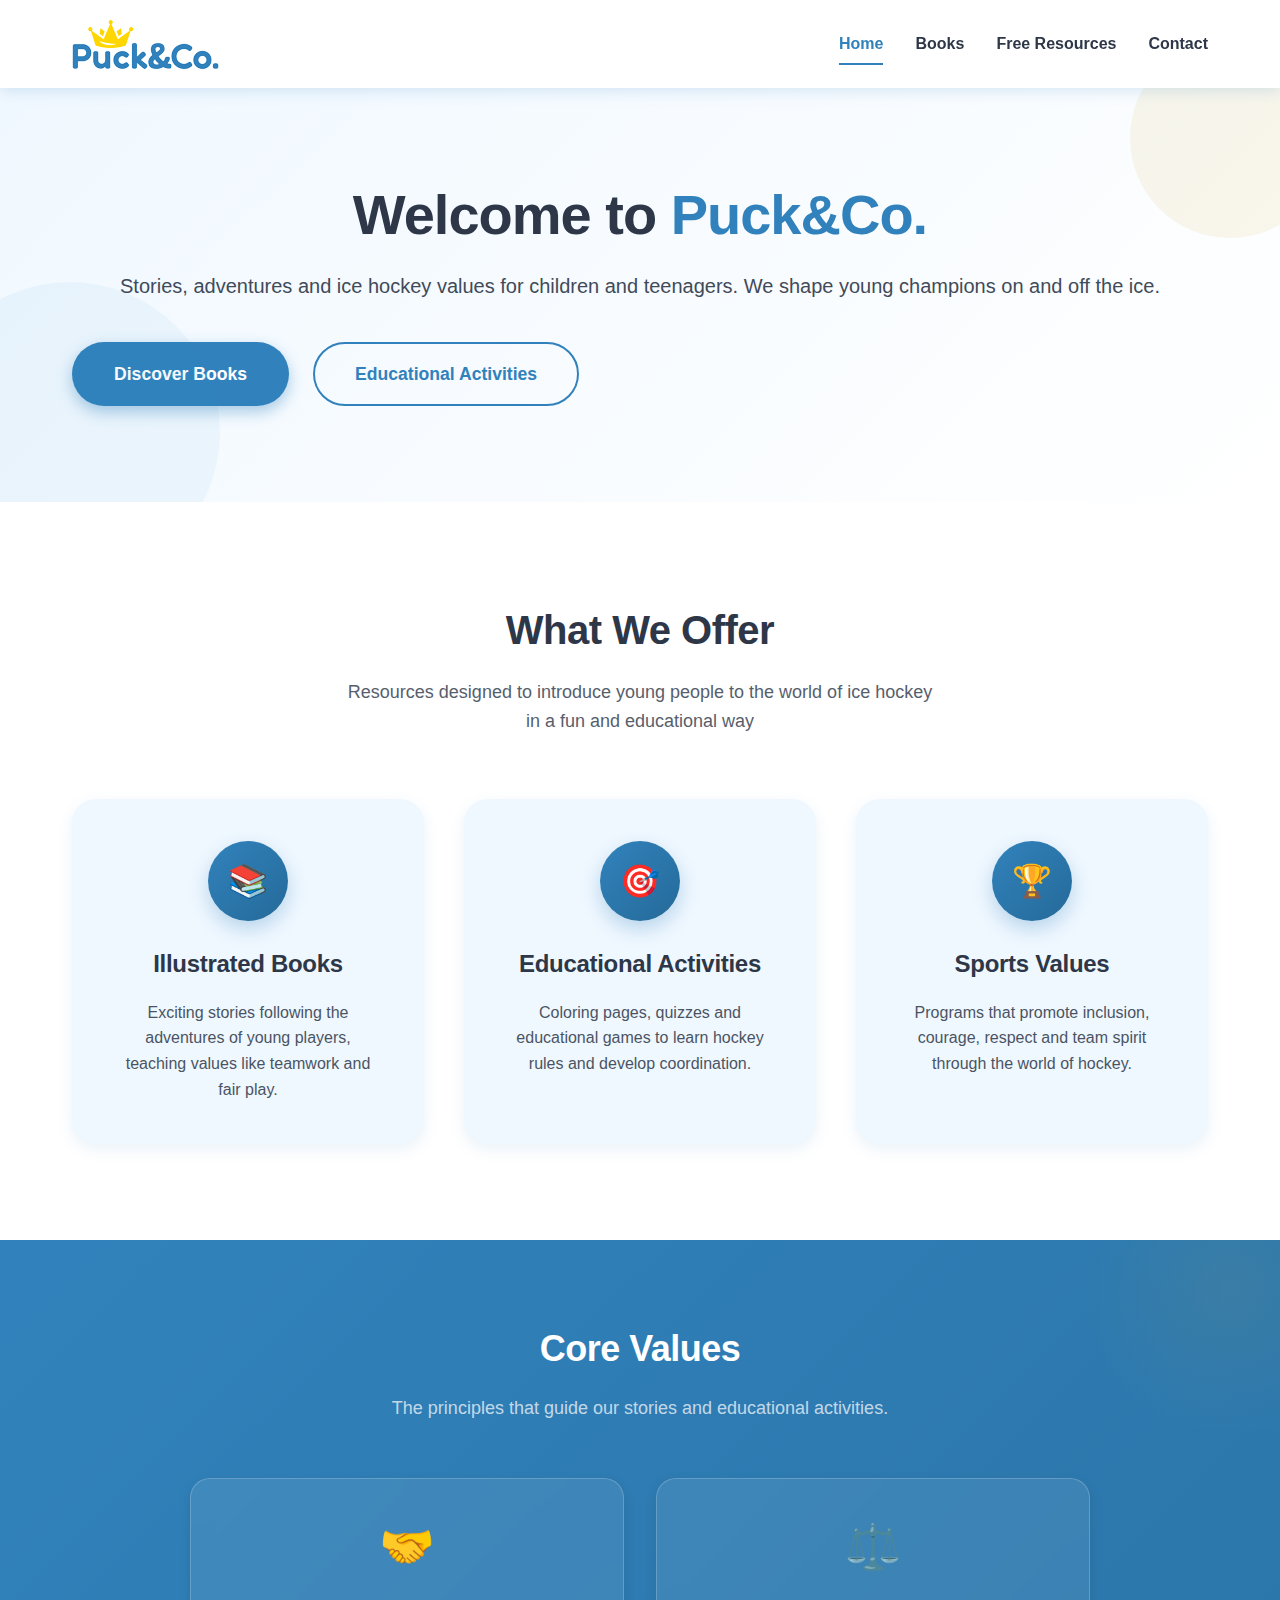
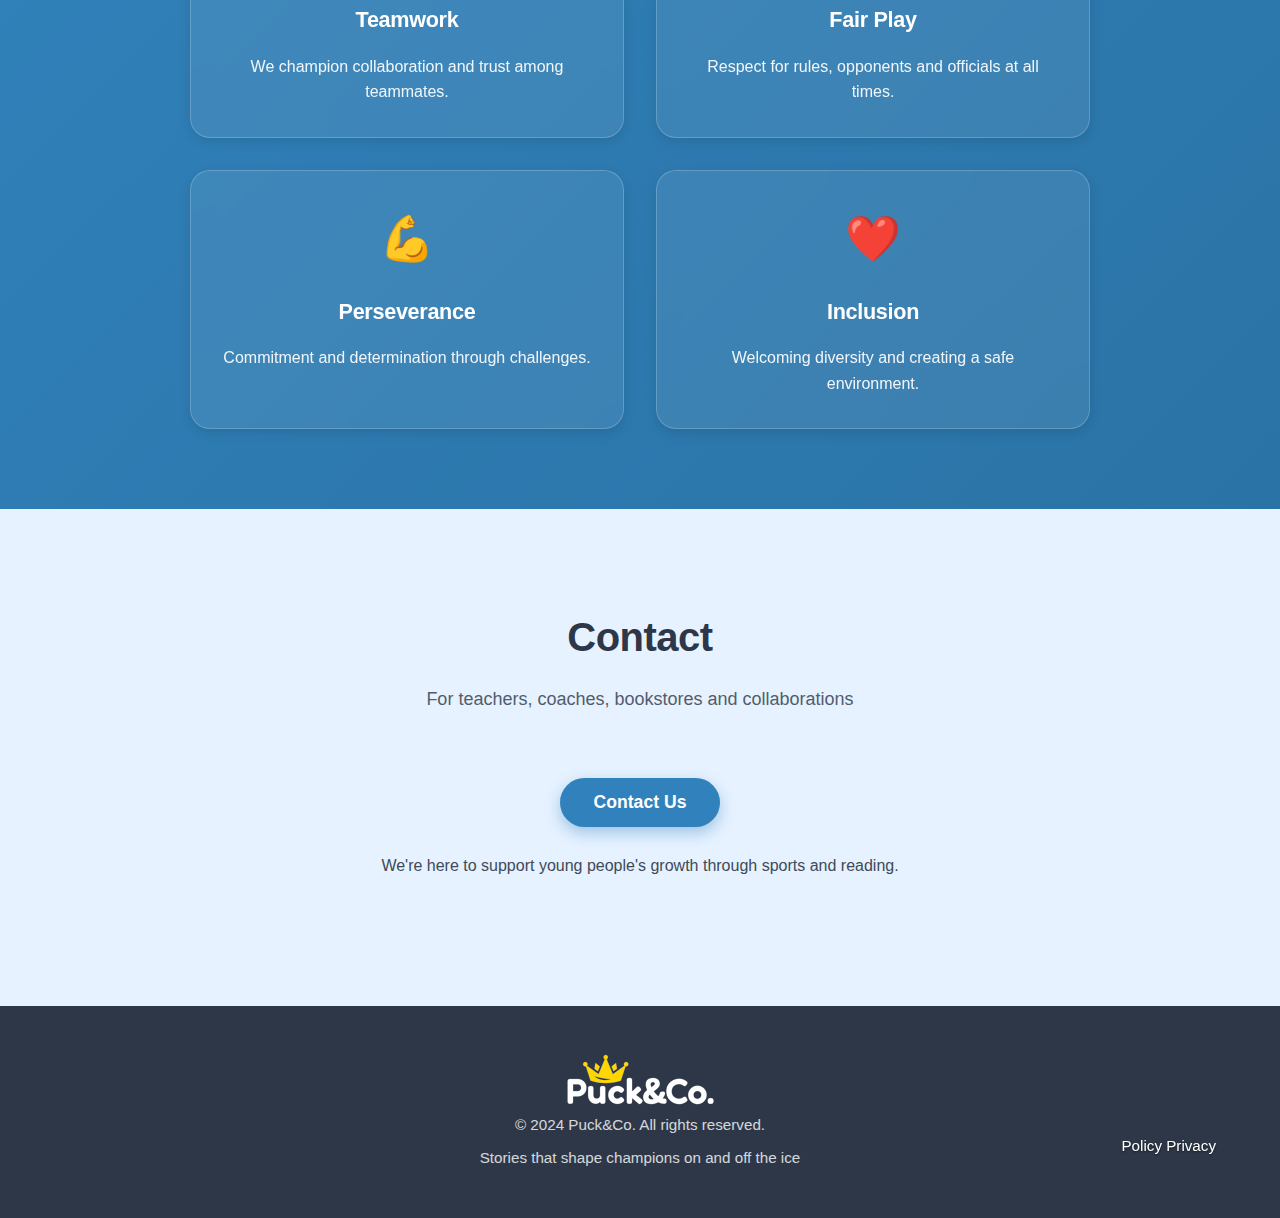
<file: index.html>
<!DOCTYPE html>
<html lang="en">
<head>
    <meta charset="UTF-8">
    <meta name="viewport" content="width=device-width, initial-scale=1.0">
    <title>Puck&Co. • Hockey per Giovani Campioni</title>
   
<link rel="stylesheet" href="assets/css/styles.css">
</head>

<body>
    <!-- Header -->
    <header class="header">
        <div class="container header-container">
            <a href="index.html" class="logo">
                <img src="assets/img/puck&co.png" class="responsive-img" alt="Puck&Co." />
            </a>
            <nav class="nav" aria-label="Main navigation">
                <a href="index.html">Home</a>
                <a href="books.html">Books</a>
                <a href="resources.html">Free Resources</a>
                <a href="index.html#contatti">Contact</a>
            </nav>
        </div>
    </header>

    <script>
    (function(){
      function setActiveNav(){
        var navLinks = document.querySelectorAll('.nav a');
        var path = window.location.pathname.split('/').pop() || 'index.html';
        var hash = window.location.hash || '';
        navLinks.forEach(function(link){
          var href = link.getAttribute('href') || '';
          var parts = href.split('#');
          var hrefFile = parts[0] || 'index.html';
          var hrefHash = parts[1] ? ('#' + parts[1]) : '';
          if(hrefFile === path){
            if(hrefHash){
              if(hrefHash === hash) link.setAttribute('aria-current','page'); else link.removeAttribute('aria-current');
            } else {
              link.setAttribute('aria-current','page');
            }
          } else {
            link.removeAttribute('aria-current');
          }
        });
      }
      document.addEventListener('DOMContentLoaded', setActiveNav);
    })();
    </script>

    <!-- Hero Section -->
    <section class="hero">
        <div class="container">
            <div class="hero-content">
                <h1 id="hero-title">Welcome to <span>Puck&Co.</span></h1>
                <p id="hero-subtitle">Stories, adventures and ice hockey values for children and teenagers. We shape young champions on and off the ice.</p>
                <div class="hero-buttons">
                    <a href="books.html" class="btn btn-primary" id="discover-books">Discover Books</a>
                    <a href="#attivita" class="btn btn-secondary" id="browse-activities">Educational Activities</a>
                </div>
            </div>
        </div>
    </section>

    <!-- Features Section -->
    <section class="features" id="libri">
        <div class="container">
            <div class="section-header">
                <h2 id="features-title">What We Offer</h2>
                <p id="features-subtitle">Resources designed to introduce young people to the world of ice hockey in a fun and educational way</p>
            </div>
            <div class="features-grid">
                <div class="feature-card">
                    <div class="feature-icon">📚</div>
                    <h3 id="feature1-title">Illustrated Books</h3>
                    <p id="feature1-text">Exciting stories following the adventures of young players, teaching values like teamwork and fair play.</p>
                </div>
                <div class="feature-card">
                    <div class="feature-icon">🎯</div>
                    <h3 id="feature2-title">Educational Activities</h3>
                    <p id="feature2-text">Coloring pages, quizzes and educational games to learn hockey rules and develop coordination.</p>
                </div>
                <div class="feature-card">
                    <div class="feature-icon">🏆</div>
                    <h3 id="feature3-title">Sports Values</h3>
                    <p id="feature3-text">Programs that promote inclusion, courage, respect and team spirit through the world of hockey.</p>
                </div>
            </div>
        </div>
    </section>

    <!-- Values Section -->
    <section class="values">
        <div class="container">
            <div class="section-header">
                <h2 id="values-title">Core Values</h2>
                <p id="values-subtitle">The principles that guide our stories and educational activities.</p>
            </div>
            <div class="values-grid">
                <div class="value-card">
                    <div class="value-icon">🤝</div>
                    <h4 id="value1-title">Teamwork</h4>
                    <p id="value1-text">We champion collaboration and trust among teammates.</p>
                </div>
                <div class="value-card">
                    <div class="value-icon">⚖️</div>
                    <h4 id="value2-title">Fair Play</h4>
                    <p id="value2-text">Respect for rules, opponents and officials at all times.</p>
                </div>
                <div class="value-card">
                    <div class="value-icon">💪</div>
                    <h4 id="value3-title">Perseverance</h4>
                    <p id="value3-text">Commitment and determination through challenges.</p>
                </div>
                <div class="value-card">
                    <div class="value-icon">❤️</div>
                    <h4 id="value4-title">Inclusion</h4>
                    <p id="value4-text">Welcoming diversity and creating a safe environment.</p>
                </div>
            </div>
        </div>
    </section>

    <!-- Contact Section -->
    <section class="contact" id="contatti">
        <div class="container">
            <div class="section-header">
                <h2 id="contact-title">Contact</h2>
                <p id="contact-subtitle">For teachers, coaches, bookstores and collaborations</p>
            </div>
            <div class="contact-container">
                <div class="contact-info">
                    <button class="btn btn-primary" id="openEmailModal" style="width: auto; padding: 0.75rem 2rem;">Contact Us</button>
                    <br><br>
                    <p id="contact-description">We're here to support young people's growth through sports and reading.</p>
                </div>
            </div>
        </div>
    </section>

    <!-- Email Popup Modal -->
    <div class="modal" id="emailModal">
        <div class="modal-content">
            <span class="close-modal" id="closeModal">&times;</span>
            <h4 id="email-modal-title">Contact Us</h4>
            <p id="email-modal-instructions">Copy the email address below to send us a message:</p>
            <p class="email-address" style="color: #2b75a9; background-color: #ffffff; padding: 0.5rem; border-radius: 4px;">
                &#x6d;&#x79;&#x40;&#x70;&#x75;&#x63;&#x6b;&#x61;&#x6e;&#x64;&#x63;&#x6f;&#x2e;&#x63;&#x6f;&#x6d;
            </p>
            <button class="copy-btn" id="copyEmail">Copy Email</button>
        </div>
    </div>

    <!-- Footer divided in 3 columns (20% / 60% / 20%) -->
    <div class="footer-wrapper">
        <footer>
            <div class="container">
                <div class="footer-grid">
                    <div class="footer-left">
                        <!-- left column intentionally left empty to preserve layout -->
                    </div>
                    <div class="footer-center">
                        <div class="footer-logo">
                            <img src="assets/img/puck&co_logo.png" class="responsive-img" alt="Puck&Co." />
                        </div>
                        <p class="footer-text" id="copyright">© 2024 Puck&Co. All rights reserved.</p>
                        <p class="footer-text" id="tagline">Stories that shape champions on and off the ice</p>
                    </div>
                    <div class="footer-right">
                        <!-- right column reserved for privacy link positioned relative to footer-wrapper -->
                    </div>
                </div>
            </div>
        </footer>
        <div class="privacy-container">
            <span id="privacy-link" class="footer-privacy-link" role="button" tabindex="0">Policy Privacy</span>
        </div>
    </div>

    <!-- Privacy Modal (kept outside footer) -->
    <div class="modal" id="privacyModal" style="display:none;">
        <div class="modal-content" style="max-width:700px;">
            <span class="close-modal" id="closePrivacyModal">&times;</span>
            <div id="privacyContent" style="max-height:60vh; overflow-y:auto;"></div>
        </div>
    </div>

    <script>
    // Privacy Policy Modal logic
    document.addEventListener('DOMContentLoaded', function() {
    var privacyLink = document.getElementById('privacy-link');
      var privacyModal = document.getElementById('privacyModal');
      var privacyContent = document.getElementById('privacyContent');
      var closePrivacyModal = document.getElementById('closePrivacyModal');
                if(privacyLink && privacyModal && privacyContent && closePrivacyModal) {
                function openPrivacy() {
                    // Try to fetch the page HTML first
                    privacyContent.innerHTML = '<p>Loading privacy policy…</p>';
                    fetch('privacy.policy.html')
                        .then(function(res) {
                            if (!res.ok) throw new Error('Fetch failed');
                            return res.text();
                        })
                        .then(function(html) {
                            var temp = document.createElement('div');
                            temp.innerHTML = html;
                            var main = temp.querySelector('main') || temp.querySelector('body') || temp;
                            privacyContent.innerHTML = main ? main.innerHTML : 'Errore caricamento privacy.';
                            privacyModal.style.display = 'block';
                        })
                        .catch(function() {
                            // Fallback: use an iframe when fetch is blocked (file:// or CORS)
                            privacyContent.innerHTML = '';
                            var iframe = document.createElement('iframe');
                            iframe.src = 'privacy.policy.html';
                            iframe.style.width = '100%';
                            iframe.style.height = '60vh';
                            iframe.style.border = 'none';
                            privacyContent.appendChild(iframe);
                            privacyModal.style.display = 'block';
                        });
                }
                privacyLink.addEventListener('click', function(e) { e.preventDefault(); openPrivacy(); });
                privacyLink.addEventListener('keypress', function(e) { if(e.key === 'Enter' || e.key === ' ') { e.preventDefault(); openPrivacy(); } });
        closePrivacyModal.addEventListener('click', function() {
          privacyModal.style.display = 'none';
        });
        window.addEventListener('click', function(e) {
          if(e.target === privacyModal) privacyModal.style.display = 'none';
        });
      }
    });
    </script>

    <script>
        // Open modal
        document.getElementById('openEmailModal').addEventListener('click', function() {
            document.getElementById('emailModal').style.display = 'block';
            // Do not add modal-open class to keep scrollbar visible
        });

        // Close modal
        document.getElementById('closeModal').addEventListener('click', function() {
            document.getElementById('emailModal').style.display = 'none';
            // No need to remove modal-open class since it's not added
        });

        // Close modal when clicking outside
        window.addEventListener('click', function(e) {
            var emailModal = document.getElementById('emailModal');
            if (e.target === emailModal) {
                emailModal.style.display = 'none';
            }
        });

        // Copy email to clipboard
        document.getElementById('copyEmail').addEventListener('click', function() {
            const hexEmail = '\x6d\x79\x40\x70\x75\x63\x6b\x61\x6e\x64\x63\x6f\x2e\x63\x6f\x6d';
            const email = hexEmail.replace(/\\x([0-9A-Fa-f]{2})/g, (match, p1) => String.fromCharCode(parseInt(p1, 16)));
            navigator.clipboard.writeText(email);
        });
    </script>

    <script>
        // Update button text to 'Copied!'
        document.getElementById('copyEmail').addEventListener('click', function() {
            var copyButton = this;
            copyButton.textContent = 'Copied!';
            setTimeout(function() {
                copyButton.textContent = 'Copy Email'; // Revert back after 1.3 seconds
            }, 1300);
        });
    </script>

    <script>
    // Update Contact Us modal with hexadecimal email
    document.getElementById('copyEmail').addEventListener('click', function() {
        const hexEmail = '\x6d\x79\x40\x70\x75\x63\x6b\x61\x6e\x64\x63\x6f\x2e\x63\x6f\x6d';
        const email = hexEmail.replace(/\\x([0-9A-Fa-f]{2})/g, (match, p1) => String.fromCharCode(parseInt(p1, 16)));
        navigator.clipboard.writeText(email);
    });
    </script>

    <script>
    // Ensure consistent scrollbar behavior for Privacy Policy modal
    document.addEventListener('DOMContentLoaded', function() {
        var privacyModal = document.getElementById('privacyModal');
        var closePrivacyModal = document.getElementById('closePrivacyModal');

        function openPrivacyModal() {
            privacyModal.style.display = 'block';
            // Do not add modal-open class to keep scrollbar visible
        }

        function closePrivacyModalHandler() {
            privacyModal.style.display = 'none';
            // No need to remove modal-open class since it's not added
        }

        // Attach event listeners
        document.getElementById('privacy-link').addEventListener('click', function(e) {
            e.preventDefault();
            openPrivacyModal();
        });

        closePrivacyModal.addEventListener('click', closePrivacyModalHandler);
        window.addEventListener('click', function(e) {
            if (e.target === privacyModal) {
                closePrivacyModalHandler();
            }
        });
    });
    </script>

    <script>
        // Aggiorno lo stile del pulsante e dell'email
        const emailElement = document.querySelector('.email-address a');
        emailElement.style.color = '#2b75a9';
        emailElement.style.backgroundColor = '#fff';
        emailElement.style.padding = '5px 10px';
        emailElement.style.borderRadius = '5px';
        emailElement.style.textDecoration = 'none';

        const copyButton = document.getElementById('copyEmail');
        copyButton.style.width = '150px'; // Imposta una larghezza fissa per entrambi gli stati
        copyButton.addEventListener('click', function() {
            this.textContent = 'Copied!';
            setTimeout(() => {
                this.textContent = 'Copy Email';
            }, 1300);
        });
    </script>
</body>
</html>
</file>
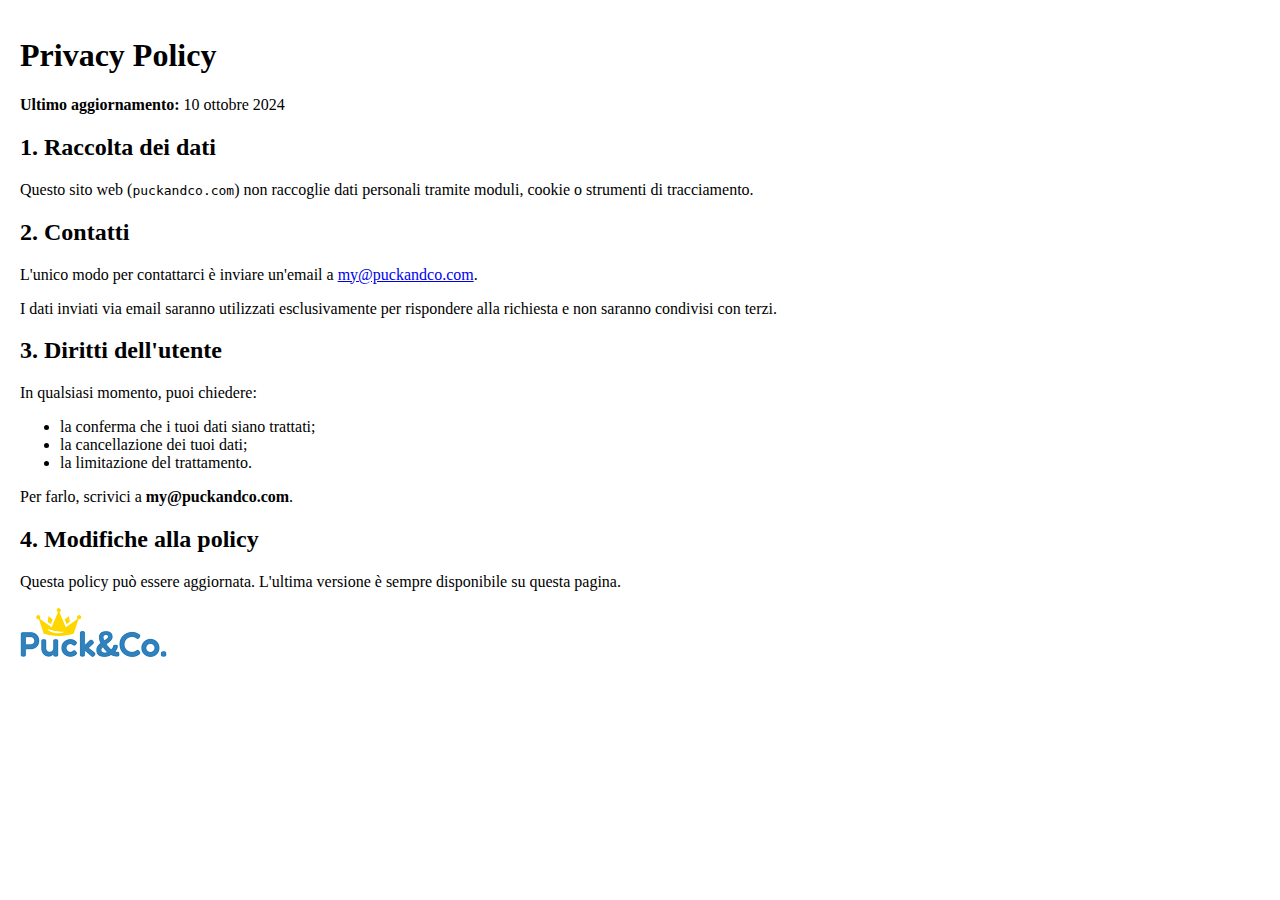
<file: privacy.policy.html>
<!DOCTYPE html>
<html lang="it">
<head>
  <meta charset="utf-8">
  <meta name="viewport" content="width=device-width,initial-scale=1">
  <title>Privacy Policy - Puck&Co.</title>
  <style>body{margin:0;padding:0;background:transparent;color:inherit;font-family:inherit;} main{padding:1rem 1.25rem;}</style>
</head>
<body>
  <main class="container">
    <h1>Privacy Policy</h1>
    <p><strong>Ultimo aggiornamento:</strong> 10 ottobre 2024</p>

    <h2>1. Raccolta dei dati</h2>
    <p>Questo sito web (<code>puckandco.com</code>) non raccoglie dati personali tramite moduli, cookie o strumenti di tracciamento.</p>

    <h2>2. Contatti</h2>
  <p>L'unico modo per contattarci è inviare un'email a <a href="mailto:&#x6d;&#x79;&#x40;&#x70;&#x75;&#x63;&#x6b;&#x61;&#x6e;&#x64;&#x63;&#x6f;&#x2e;&#x63;&#x6f;&#x6d;">&#x6d;&#x79;&#x40;&#x70;&#x75;&#x63;&#x6b;&#x61;&#x6e;&#x64;&#x63;&#x6f;&#x2e;&#x63;&#x6f;&#x6d;</a>.</p>
  <p>I dati inviati via email saranno utilizzati esclusivamente per rispondere alla richiesta e non saranno condivisi con terzi.</p>

    <h2>3. Diritti dell'utente</h2>
    <p>In qualsiasi momento, puoi chiedere:</p>
    <ul>
      <li>la conferma che i tuoi dati siano trattati;</li>
      <li>la cancellazione dei tuoi dati;</li>
      <li>la limitazione del trattamento.</li>
    </ul>
  <p>Per farlo, scrivici a <strong>&#x6d;&#x79;&#x40;&#x70;&#x75;&#x63;&#x6b;&#x61;&#x6e;&#x64;&#x63;&#x6f;&#x2e;&#x63;&#x6f;&#x6d;</strong>.</p>

    <h2>4. Modifiche alla policy</h2>
    <p>Questa policy può essere aggiornata. L'ultima versione è sempre disponibile su questa pagina.</p>
    <img src="assets/img/puck&co.png" alt="Puck&Co." class="privacy-logo">
  </main>
</body>
</html>
</file>
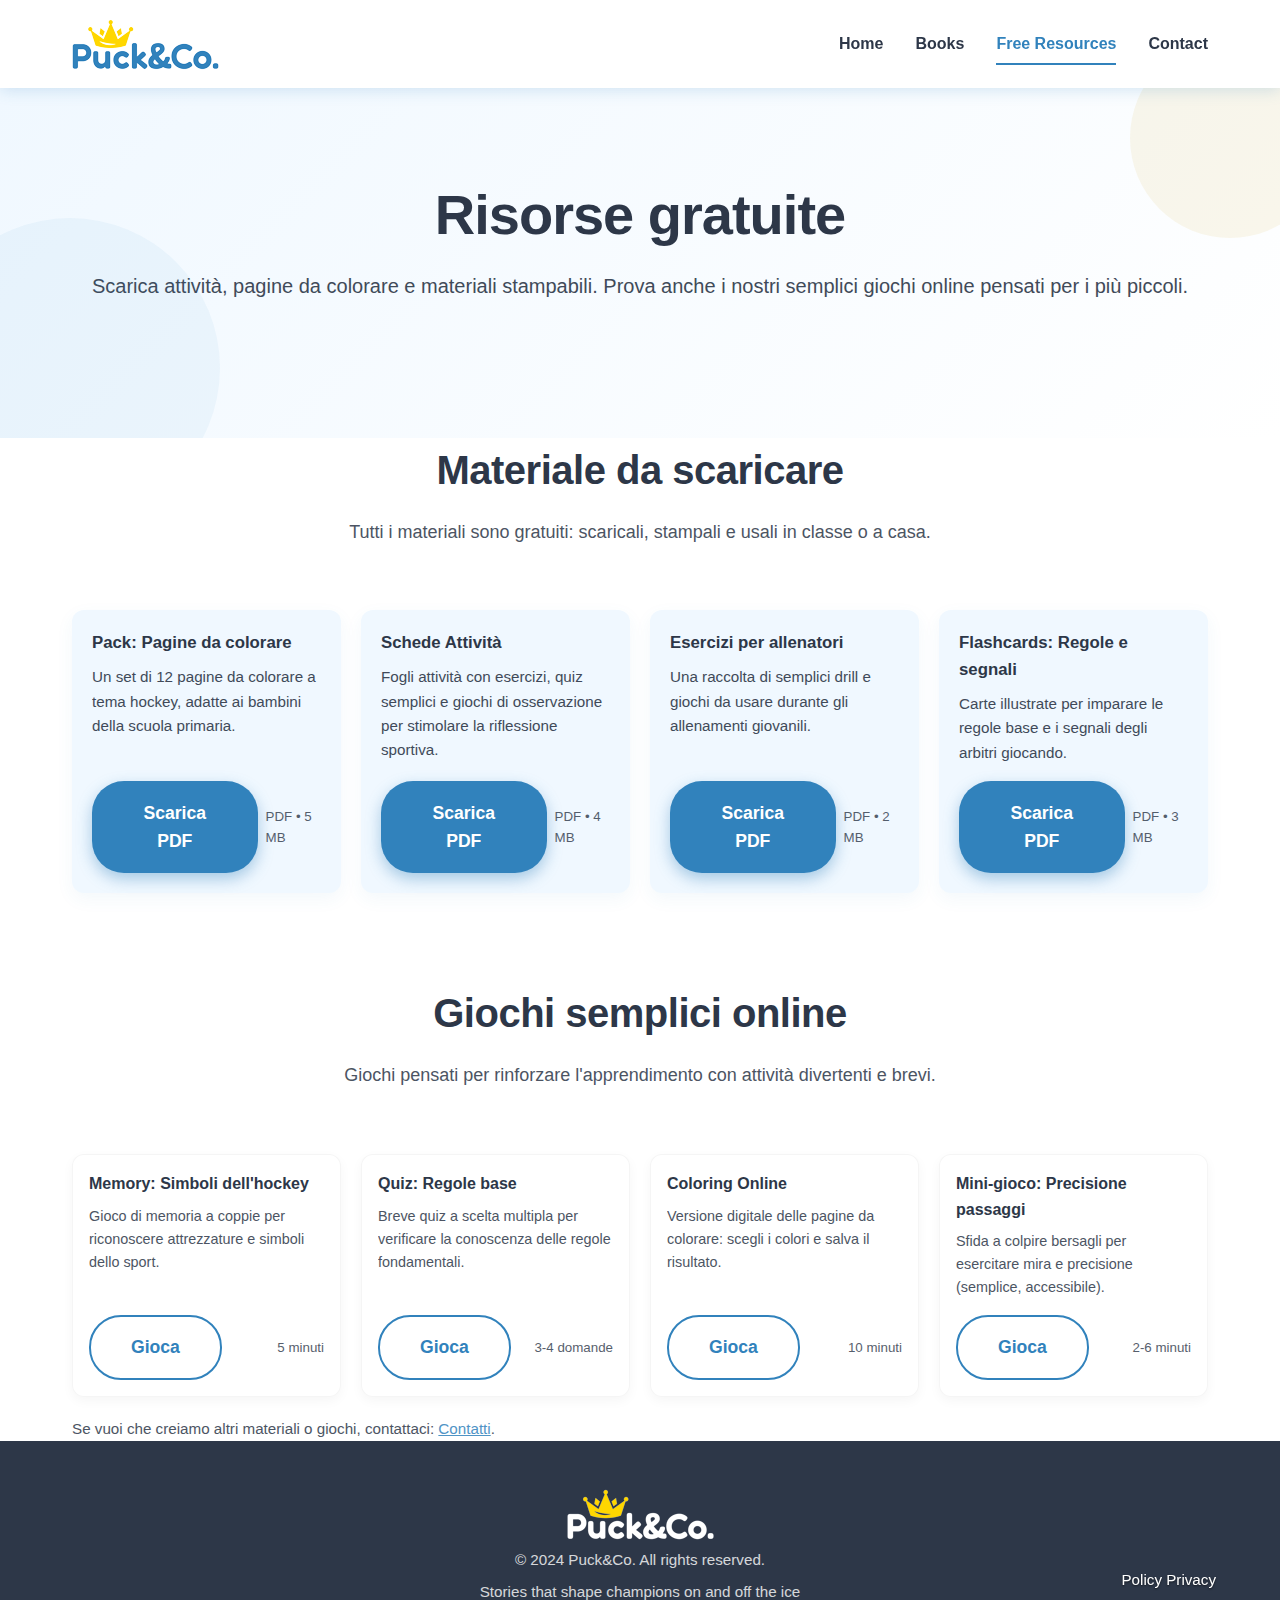
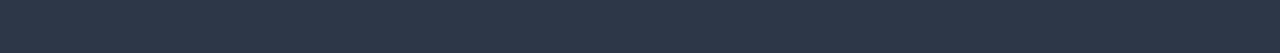
<file: resources.html>
<!DOCTYPE html>
<html lang="it">
<head>
  <meta charset="utf-8" />
  <meta name="viewport" content="width=device-width, initial-scale=1" />
  <title>Risorse gratuite • Puck&Co.</title>
  <link rel="icon" href="assets/img/puck&co_favicon.png">
<link rel="stylesheet" href="assets/css/styles.css">

</head>
<body>
    <!-- Header -->
    <header class="header">
        <div class="container header-container">
            <a href="index.html" class="logo">
                <img src="assets/img/puck&co.png" class="responsive-img" alt="Puck&Co." />
            </a>
            <nav class="nav" aria-label="Main navigation">
                <a href="index.html">Home</a>
                <a href="books.html">Books</a>
                <a href="resources.html">Free Resources</a>
                <a href="index.html#contatti">Contact</a>
            </nav>
        </div>
    </header>

  <main>
    <section class="hero">
      <div class="container">
        <h1>Risorse gratuite</h1>
        <p>Scarica attività, pagine da colorare e materiali stampabili. Prova anche i nostri semplici giochi online pensati per i più piccoli.</p>
      </div>
    </section>

    <section class="container" aria-labelledby="downloads-title">
      <div class="section-header">
        <h2 id="downloads-title">Materiale da scaricare</h2>
        <p style="opacity:.85;max-width:720px;margin:0 auto">Tutti i materiali sono gratuiti: scaricali, stampali e usali in classe o a casa.</p>
      </div>

      <div class="resources-grid" aria-live="polite">
        <article class="resource-card">
          <div>
            <h3>Pack: Pagine da colorare</h3>
            <p>Un set di 12 pagine da colorare a tema hockey, adatte ai bambini della scuola primaria.</p>
          </div>
          <div style="margin-top:1rem;display:flex;gap:.5rem;align-items:center">
            <a class="btn btn-primary" href="assets/resources/coloring-pages-pack.pdf" download>Scarica PDF</a>
            <small style="opacity:.8">PDF • 5 MB</small>
          </div>
        </article>

        <article class="resource-card">
          <div>
            <h3>Schede Attività</h3>
            <p>Fogli attività con esercizi, quiz semplici e giochi di osservazione per stimolare la riflessione sportiva.</p>
          </div>
          <div style="margin-top:1rem;display:flex;gap:.5rem;align-items:center">
            <a class="btn btn-primary" href="assets/resources/activity-sheets.pdf" download>Scarica PDF</a>
            <small style="opacity:.8">PDF • 4 MB</small>
          </div>
        </article>

        <article class="resource-card">
          <div>
            <h3>Esercizi per allenatori</h3>
            <p>Una raccolta di semplici drill e giochi da usare durante gli allenamenti giovanili.</p>
          </div>
          <div style="margin-top:1rem;display:flex;gap:.5rem;align-items:center">
            <a class="btn btn-primary" href="assets/resources/practice-drills.pdf" download>Scarica PDF</a>
            <small style="opacity:.8">PDF • 2 MB</small>
          </div>
        </article>

        <article class="resource-card">
          <div>
            <h3>Flashcards: Regole e segnali</h3>
            <p>Carte illustrate per imparare le regole base e i segnali degli arbitri giocando.</p>
          </div>
          <div style="margin-top:1rem;display:flex;gap:.5rem;align-items:center">
            <a class="btn btn-primary" href="assets/resources/flashcards.pdf" download>Scarica PDF</a>
            <small style="opacity:.8">PDF • 3 MB</small>
          </div>
        </article>
      </div>

      <div style="height:2rem"></div>

      <div class="section-header" style="margin-top:2.5rem">
        <h2>Giochi semplici online</h2>
        <p style="opacity:.85;max-width:720px;margin:0 auto">Giochi pensati per rinforzare l'apprendimento con attività divertenti e brevi.</p>
      </div>

      <div class="games-grid">
        <article class="game-card">
          <div>
            <h3>Memory: Simboli dell'hockey</h3>
            <p>Gioco di memoria a coppie per riconoscere attrezzature e simboli dello sport.</p>
          </div>
          <div style="margin-top:1rem;display:flex;gap:.5rem;align-items:center;justify-content:space-between">
            <a class="btn btn-secondary" href="games/memory.html" target="_blank" rel="noopener">Gioca</a>
            <small style="opacity:.8">5 minuti</small>
          </div>
        </article>

        <article class="game-card">
          <div>
            <h3>Quiz: Regole base</h3>
            <p>Breve quiz a scelta multipla per verificare la conoscenza delle regole fondamentali.</p>
          </div>
          <div style="margin-top:1rem;display:flex;gap:.5rem;align-items:center;justify-content:space-between">
            <a class="btn btn-secondary" href="games/quiz.html" target="_blank" rel="noopener">Gioca</a>
            <small style="opacity:.8">3-4 domande</small>
          </div>
        </article>

        <article class="game-card">
          <div>
            <h3>Coloring Online</h3>
            <p>Versione digitale delle pagine da colorare: scegli i colori e salva il risultato.</p>
          </div>
          <div style="margin-top:1rem;display:flex;gap:.5rem;align-items:center;justify-content:space-between">
            <a class="btn btn-secondary" href="games/coloring.html" target="_blank" rel="noopener">Gioca</a>
            <small style="opacity:.8">10 minuti</small>
          </div>
        </article>

        <article class="game-card">
          <div>
            <h3>Mini-gioco: Precisione passaggi</h3>
            <p>Sfida a colpire bersagli per esercitare mira e precisione (semplice, accessibile).</p>
          </div>
          <div style="margin-top:1rem;display:flex;gap:.5rem;align-items:center;justify-content:space-between">
            <a class="btn btn-secondary" href="games/skill-challenge.html" target="_blank" rel="noopener">Gioca</a>
            <small style="opacity:.8">2-6 minuti</small>
          </div>
        </article>
      </div>

      <p style="margin-top:1.25rem;opacity:.85;font-size:.95rem">Se vuoi che creiamo altri materiali o giochi, contattaci: <a href="#contatti" style="color:var(--primary-blue);text-decoration:underline">Contatti</a>.</p>
    </section>
  </main>

    <!-- Footer divided in 3 columns (20% / 60% / 20%) -->
    <div class="footer-wrapper">
        <footer>
            <div class="container">
                <div class="footer-grid">
                    <div class="footer-left">
                        <!-- left column intentionally left empty to preserve layout -->
                    </div>
                    <div class="footer-center">
                        <div class="footer-logo">
                            <img src="assets/img/puck&co_logo.png" class="responsive-img" alt="Puck&Co." />
                        </div>
                        <p class="footer-text">© 2024 Puck&Co. All rights reserved.</p>
                        <p class="footer-text">Stories that shape champions on and off the ice</p>
                    </div>
                    <div class="footer-right">
                        <!-- right column reserved for privacy link positioned relative to footer-wrapper -->
                    </div>
                </div>
            </div>
        </footer>
        <div class="privacy-container">
            <span id="privacy-link" class="footer-privacy-link" role="button" tabindex="0">Policy Privacy</span>
        </div>
    </div>

  <script>
  (function(){
    function setActiveNav(){
      var navLinks = document.querySelectorAll('.nav a');
      var path = window.location.pathname.split('/').pop() || 'index.html';
      var hash = window.location.hash || '';
      navLinks.forEach(function(link){
        var href = link.getAttribute('href') || '';
        var parts = href.split('#');
        var hrefFile = parts[0] || 'index.html';
        var hrefHash = parts[1] ? ('#' + parts[1]) : '';
        if(hrefFile === path){
          if(hrefHash){
            if(hrefHash === hash) link.setAttribute('aria-current','page'); else link.removeAttribute('aria-current');
          } else {
            link.setAttribute('aria-current','page');
          }
        } else {
          link.removeAttribute('aria-current');
        }
      });
    }
    document.addEventListener('DOMContentLoaded', setActiveNav);
  })();
  </script>
</body>
</html>
</file>
<file: assets/css/styles.css>
/* ===== VARIABILI GLOBALI ===== */
:root {
  --primary-blue: #3182bc;
  --gold: #D4AF37;
  --snow-white: #FFFFFF;
  --ice-gray: #F0F8FF;
  --light-gray: #E6F2FF;
  --dark-text: #2D3748;
  --header-height: 88px;
}

/* ===== RESET E BASE ===== */
* {
  margin: 0;
  padding: 0;
  box-sizing: border-box;
}

html {
  height: 100%;
}

body {
  font-family: 'Inter', sans-serif;
  background: var(--snow-white);
  color: var(--dark-text);
  line-height: 1.6;
  min-height: 100vh;
  display: flex;
  flex-direction: column;
  overflow-y: scroll;
}

main {
  flex: 1 0 auto;
}

.container {
  max-width: 1200px;
  margin: 0 auto;
  padding: 0 2rem;
}

.responsive-img {
  width: 100%;
  height: auto;
  display: block;
  max-width: 100%;
}

/* ===== HEADER ===== */
.header {
  background: var(--snow-white);
  box-shadow: 0 2px 15px rgba(49, 130, 188, 0.2);
  position: sticky;
  top: 0;
  z-index: 100;
  height: var(--header-height);
  overflow: hidden;
}

.header-container {
  display: flex;
  justify-content: space-between;
  align-items: center;
  padding: 0 2rem;
  height: 100%;
}

.logo {
  display: flex;
  align-items: center;
  gap: 1rem;
  text-decoration: none;
  height: 100%;
}

/* ===== NAVIGAZIONE ===== */
.nav {
  display: flex;
  gap: 2rem;
}

.nav a {
  color: var(--dark-text);
  text-decoration: none;
  font-weight: 600;
  transition: all 0.2s ease;
  position: relative;
}

.nav a:hover {
  color: var(--primary-blue);
  transform: translateY(-1px);
}

.nav a[aria-current="page"] {
  color: var(--primary-blue);
  font-weight: 700;
}

.nav a::after {
  content: '';
  position: absolute;
  bottom: -8px;
  left: 0;
  width: 0;
  height: 2px;
  background: var(--primary-blue);
  transition: width 0.2s ease;
}

.nav a:hover::after,
.nav a[aria-current="page"]::after {
  width: 100%;
}

/* ===== SELECTOR LINGUA ===== */
.language-selector {
  position: relative;
  transform: translateY(10px);
  width: 80px;
}

.language-static {
  display: flex;
  align-items: center;
  gap: 0.5rem;
  font-weight: 700;
  color: var(--dark-text);
}

.language-static img {
  width: 20px;
  height: 15px;
  vertical-align: middle;
}

#language-toggle {
  display: flex;
  align-items: center;
  gap: 0.5rem;
  background: transparent;
  border: 1px solid transparent;
  padding: 0.25rem 0.5rem;
  border-radius: 0.5rem;
  cursor: pointer;
  font-weight: 700;
}

#language-toggle .lang-flag {
  width: 20px;
  height: 15px;
}

#language-list {
  position: absolute;
  right: 0;
  top: calc(100% + 0.5rem);
  background: var(--snow-white);
  border: 1px solid rgba(0, 0, 0, 0.08);
  box-shadow: 0 8px 24px rgba(0, 0, 0, 0.08);
  border-radius: 0.5rem;
  list-style: none;
  padding: 0.25rem 0;
  margin: 0;
  display: none;
  min-width: 160px;
  z-index: 1200;
}

#language-list[aria-hidden="false"],
#language-list.show {
  display: block;
}

.lang-item {
  padding: 0.5rem 1rem;
  display: flex;
  align-items: center;
  gap: 0.5rem;
  cursor: pointer;
  white-space: nowrap;
  border-radius: 1rem;
  transition: background 0.12s ease, transform 0.08s ease, box-shadow 0.12s ease;
}

.lang-item:hover,
.lang-item:focus {
  background: var(--ice-gray);
  box-shadow: 0 8px 18px rgba(0, 0, 0, 0.06);
}

.lang-item:active {
  transform: translateY(1px);
}

.lang-item.selected {
  font-weight: 700;
}

/* ===== HERO ===== */
.hero {
  padding: 6rem 0;
  background: linear-gradient(135deg, var(--ice-gray) 0%, var(--snow-white) 100%);
  position: relative;
  overflow: hidden;
  text-align: center;
}

.hero::before {
  content: '';
  position: absolute;
  top: -50px;
  right: -50px;
  width: 200px;
  height: 200px;
  background: var(--gold);
  border-radius: 50%;
  opacity: 0.1;
}

.hero::after {
  content: '';
  position: absolute;
  bottom: -80px;
  left: -80px;
  width: 300px;
  height: 300px;
  background: var(--primary-blue);
  border-radius: 50%;
  opacity: 0.05;
}

.hero h1 {
  font-family: 'Fredoka', sans-serif;
  font-size: 3.5rem;
  font-weight: 700;
  line-height: 1.1;
  margin-bottom: 1.5rem;
  color: var(--dark-text);
  letter-spacing: -1px;
}

.hero h1 span {
  color: var(--primary-blue);
}

.hero p {
  font-size: 1.25rem;
  color: var(--dark-text);
  margin-bottom: 2.5rem;
  font-weight: 400;
  opacity: 0.9;
}

.hero-buttons {
  display: flex;
  gap: 1.5rem;
}

/* ===== PULSANTI ===== */
.btn {
  padding: 1rem 2.5rem;
  border-radius: 2rem;
  font-weight: 600;
  text-decoration: none;
  display: inline-block;
  font-size: 1.1rem;
  transition: all 0.3s ease;
  text-align: center;
  border: 2px solid transparent;
}

.btn-primary {
  background: var(--primary-blue);
  color: var(--snow-white);
  box-shadow: 0 6px 15px rgba(49, 130, 188, 0.4);
}

.btn-primary:hover {
  background: #256a99;
  transform: translateY(-3px);
  box-shadow: 0 10px 25px rgba(49, 130, 188, 0.6);
}

.btn-secondary {
  background: transparent;
  color: var(--primary-blue);
  border-color: var(--primary-blue);
}

.btn-secondary:hover {
  background: var(--primary-blue);
  color: var(--snow-white);
  transform: translateY(-3px);
  box-shadow: 0 10px 25px rgba(49, 130, 188, 0.4);
}

/* ===== SEZIONI GENERICHE ===== */
.section-header {
  text-align: center;
  margin-bottom: 4rem;
}

.section-header h2 {
  font-family: 'Fredoka', sans-serif;
  font-size: 2.5rem;
  font-weight: 700;
  color: var(--dark-text);
  margin-bottom: 1rem;
  letter-spacing: -0.5px;
}

.section-header p {
  font-size: 1.125rem;
  color: var(--dark-text);
  max-width: 600px;
  margin: 0 auto;
  font-weight: 400;
  opacity: 0.8;
}

/* ===== FEATURES ===== */
.features {
  padding: 6rem 0;
  background: var(--snow-white);
}

.features-grid {
  display: grid;
  grid-template-columns: repeat(auto-fit, minmax(280px, 1fr));
  gap: 2.5rem;
}

.feature-card {
  background: var(--ice-gray);
  padding: 2.5rem;
  border-radius: 1.5rem;
  text-align: center;
  transition: all 0.3s ease;
  border: 2px solid transparent;
  box-shadow: 0 5px 15px rgba(49, 130, 188, 0.1);
}

.feature-card:hover {
  transform: translateY(-8px);
  box-shadow: 0 20px 40px rgba(49, 130, 188, 0.2);
  border-color: var(--primary-blue);
}

.feature-icon {
  width: 80px;
  height: 80px;
  background: linear-gradient(135deg, var(--primary-blue), #256a99);
  border-radius: 50%;
  display: flex;
  align-items: center;
  justify-content: center;
  margin: 0 auto 1.5rem;
  color: var(--snow-white);
  font-size: 2rem;
  font-weight: bold;
  box-shadow: 0 8px 20px rgba(49, 130, 188, 0.3);
}

.feature-card h3 {
  font-family: 'Fredoka', sans-serif;
  font-size: 1.5rem;
  font-weight: 600;
  margin-bottom: 1rem;
  color: var(--dark-text);
  letter-spacing: -0.3px;
}

.feature-card p {
  color: var(--dark-text);
  font-weight: 400;
  opacity: 0.85;
}

/* ===== VALORI ===== */
.values {
  padding: 5rem 0;
  background: linear-gradient(135deg, var(--primary-blue) 0%, #2a73a6 100%);
  color: var(--snow-white);
  position: relative;
  overflow: hidden;
}

.values::before {
  content: '';
  position: absolute;
  top: -100px;
  right: -100px;
  width: 300px;
  height: 300px;
  background: radial-gradient(circle, var(--gold) 0%, transparent 70%);
  opacity: 0.08;
  z-index: 0;
}

.values .section-header {
  position: relative;
  z-index: 1;
  margin-bottom: 3.5rem;
}

.values .section-header h2 {
  color: var(--snow-white);
  font-size: 2.25rem;
  letter-spacing: -0.5px;
}

.values .section-header p {
  color: rgba(255, 255, 255, 0.9);
  max-width: 600px;
  margin: 0 auto;
  font-size: 1.125rem;
}

.values-grid {
  display: grid;
  grid-template-columns: repeat(2, 1fr);
  gap: 2rem;
  max-width: 900px;
  margin: 0 auto;
  position: relative;
  z-index: 1;
}

.value-card {
  background: rgba(255, 255, 255, 0.08);
  backdrop-filter: blur(10px);
  border: 1px solid rgba(255, 255, 255, 0.2);
  border-radius: 1.25rem;
  padding: 2rem;
  text-align: center;
  transition: all 0.35s cubic-bezier(0.175, 0.885, 0.32, 1.275);
  box-shadow: 0 4px 12px rgba(0, 0, 0, 0.1);
}

.value-card:hover {
  transform: translateY(-6px);
  background: rgba(255, 255, 255, 0.12);
  border: 1px solid rgba(45, 55, 72, 0.2);
  box-shadow: 0 10px 25px rgba(0, 0, 0, 0.2);
}

.value-icon {
  font-size: 2.8rem;
  margin-bottom: 1.25rem;
  color: var(--gold);
  display: inline-block;
  transition: transform 0.3s ease, text-shadow 0.3s ease;
}

.value-card:hover .value-icon {
  transform: scale(1.15);
  text-shadow: 0 0 15px rgba(212, 175, 55, 0.6);
}

.value-card h4 {
  font-family: 'Fredoka', sans-serif;
  font-size: 1.35rem;
  font-weight: 700;
  margin-bottom: 1rem;
  letter-spacing: -0.3px;
  color: var(--snow-white);
}

.value-card p {
  font-size: 1rem;
  opacity: 0.92;
  line-height: 1.6;
  font-weight: 400;
}

/* ===== CONTATTI ===== */
.contact {
  padding: 6rem 0;
  background: var(--light-gray);
  text-align: center;
}

.contact-container {
  max-width: 600px;
  margin: 0 auto;
}

.contact-info {
  margin-bottom: 2rem;
}

.contact-info h3 {
  font-family: 'Fredoka', sans-serif;
  font-size: 1.75rem;
  font-weight: 600;
  margin-bottom: 1rem;
  color: var(--dark-text);
  letter-spacing: -0.3px;
}

.contact-info p {
  color: var(--dark-text);
  margin-bottom: 1rem;
  font-weight: 400;
  opacity: 0.9;
}

/* ===== RESOURCES ===== */
.resources-grid {
  display: grid;
  grid-template-columns: repeat(auto-fit, minmax(260px, 1fr));
  gap: 1.25rem;
  margin: 2.5rem 0 1rem;
}

.resource-card {
  background: var(--ice-gray);
  padding: 1.25rem;
  border-radius: 12px;
  text-align: left;
  box-shadow: 0 6px 18px rgba(49, 130, 188, 0.06);
  display: flex;
  flex-direction: column;
  justify-content: space-between;
}

.resource-card h3 {
  font-size: 1.05rem;
  margin-bottom: 0.5rem;
  color: var(--dark-text);
}

.resource-card p {
  font-size: 0.95rem;
  opacity: 0.9;
  color: var(--dark-text);
}

/* ===== GAMES ===== */
.games-grid {
  display: grid;
  grid-template-columns: repeat(auto-fit, minmax(220px, 1fr));
  gap: 1.25rem;
  margin-top: 0.75rem;
}

.game-card {
  background: linear-gradient(180deg, var(--snow-white), #fff);
  padding: 1rem;
  border-radius: 12px;
  border: 1px solid rgba(0, 0, 0, 0.04);
  box-shadow: 0 4px 12px rgba(0, 0, 0, 0.04);
  display: flex;
  flex-direction: column;
  justify-content: space-between;
}

.game-card h3 {
  font-size: 1rem;
  margin-bottom: 0.5rem;
  color: var(--dark-text);
}

.game-card p {
  font-size: 0.9rem;
  opacity: 0.85;
  color: var(--dark-text);
}

/* ===== PAGINA LIBRI (BOOKS) ===== */
.books-page {
  padding: 4rem 0 2rem;
}

.books-layout {
  display: flex;
  gap: 2.5rem;
}

.categories-sidebar {
  width: 280px;
  flex-shrink: 0;
}

.category-item {
  margin-bottom: 1.25rem;
}

.category-header {
  font-family: 'Fredoka', sans-serif;
  font-size: 1.25rem;
  font-weight: 700;
  color: var(--dark-text);
  padding: 0.75rem 0;
  cursor: pointer;
  display: flex;
  justify-content: space-between;
  align-items: center;
  border-bottom: 1px solid var(--light-gray);
}

.category-header:hover {
  color: var(--primary-blue);
}

.category-header::after {
  content: "→";
  color: var(--primary-blue);
  font-size: 0.9rem;
  transition: transform 0.2s ease;
}

.category-item.open .category-header::after {
  transform: rotate(90deg);
}

.subcategories,
.sub-subcategories,
.sub-sub-subcategories,
.sub-sub-sub-subcategories {
  list-style: none;
  padding-left: 1.25rem;
  max-height: 0;
  overflow: hidden;
  transition: max-height 0.4s ease;
}

.category-item.open .subcategories {
  max-height: 500px;
}

.sub-subcategories.open {
  max-height: 400px;
}

.sub-sub-subcategories.open {
  max-height: 300px;
}

.sub-sub-sub-subcategories.open {
  max-height: 200px;
}

.subcategory-link,
.sub-sub-link,
.sub-sub-sub-link {
  display: block;
  padding: 0.4rem 0;
  color: var(--dark-text);
  text-decoration: none;
  font-weight: 500;
  font-size: 0.95rem;
  transition: color 0.2s ease;
}

.subcategory-link:hover,
.sub-sub-link:hover,
.sub-sub-sub-link:hover,
.subcategory-link.active,
.sub-sub-link.active,
.sub-sub-sub-link.active {
  color: var(--primary-blue);
  font-weight: 600;
}

.subcategory-header,
.sub-sub-header {
  display: flex;
  justify-content: space-between;
  align-items: center;
  padding: 0.5rem 0;
  cursor: pointer;
  color: var(--dark-text);
  font-weight: 500;
}

.submenu-toggle {
  color: var(--primary-blue);
  font-size: 0.8rem;
  transition: transform 0.2s ease;
}

.books-content {
  flex: 1;
}

.books-banner {
  width: 100%;
  height: 200px;
  margin-bottom: 2.5rem;
  border-radius: 1.25rem;
  overflow: hidden;
  box-shadow: 0 6px 18px rgba(0, 0, 0, 0.12);
}

.books-banner img {
  width: 100%;
  height: 100%;
  object-fit: cover;
  display: block;
}

.books-slider,
.books-grid-section {
  margin-bottom: 2.5rem;
}

.slider-title {
  font-family: 'Fredoka', sans-serif;
  font-size: 1.5rem;
  margin-bottom: 1.25rem;
  color: var(--dark-text);
}

.books-grid {
  display: grid;
  grid-template-columns: repeat(auto-fill, minmax(180px, 1fr));
  gap: 1.75rem;
}

.book-card {
  display: flex;
  flex-direction: column;
  justify-content: space-between;
  background: var(--snow-white);
  border-radius: 1.25rem;
  overflow: hidden;
  box-shadow: 0 5px 15px rgba(0, 0, 0, 0.08);
  transition: transform 0.3s ease, box-shadow 0.3s ease;
  text-align: center;
}

.book-card:hover {
  transform: translateY(-5px);
  box-shadow: 0 12px 25px rgba(0, 0, 0, 0.15);
}

.book-card img {
  width: 100%;
  aspect-ratio: 3 / 4;
  object-fit: cover;
  display: block;
}

.book-card h4 {
  font-family: 'Fredoka', sans-serif;
  font-size: 1.1rem;
  padding: 1rem 0.75rem 0.5rem;
  color: var(--dark-text);
}

.book-card .book-description {
  padding: 0 0.75rem;
  font-size: 0.9rem;
  color: var(--dark-text);
  margin-bottom: 0.5rem;
  display: -webkit-box;
  -webkit-box-orient: vertical;
  -webkit-line-clamp: 3;
  overflow: hidden;
  text-overflow: ellipsis;
  line-clamp: 3;
}

.book-card .btn {
  padding: 0.5rem 1rem;
  font-size: 0.95rem;
  margin: 0 0.5rem 1rem;
  margin-top: auto;
  margin-bottom: 0.5rem;
}

/* ===== MODALE DETTAGLIO LIBRO ===== */
.book-detail-modal {
  display: none;
  position: fixed;
  z-index: 3000;
  left: 0;
  top: 0;
  width: 100%;
  height: 100%;
  background: rgba(0, 0, 0, 0.7);
  overflow: auto;
}

.modal-content {
  background: var(--snow-white);
  margin: 5% auto;
  padding: 2rem;
  border-radius: 1.5rem;
  width: 90%;
  max-width: 1000px;
  box-shadow: 0 20px 50px rgba(0, 0, 0, 0.4);
  position: relative;
  animation: modalFadeIn 0.4s ease;
}

@keyframes modalFadeIn {
  from {
    opacity: 0;
    transform: translateY(20px);
  }
  to {
    opacity: 1;
    transform: translateY(0);
  }
}

.close-modal {
  position: absolute;
  top: 1.25rem;
  right: 1.25rem;
  font-size: 1.8rem;
  font-weight: bold;
  color: var(--dark-text);
  cursor: pointer;
  transition: color 0.2s;
}

.close-modal:hover {
  color: var(--primary-blue);
}

.modal-body {
  display: flex;
  gap: 2rem;
}

.modal-image-section {
  flex: 1;
  text-align: center;
  position: relative;
}

.main-image {
  width: 100%;
  max-height: 400px;
  object-fit: contain;
  border-radius: 1rem;
  box-shadow: 0 10px 30px rgba(0, 0, 0, 0.15);
  margin-bottom: 1rem;
  transition: opacity 0.3s ease;
}

.gallery-nav {
  position: absolute;
  top: 50%;
  transform: translateY(-50%);
  background: rgba(0, 0, 0, 0.5);
  color: white;
  border: none;
  width: 40px;
  height: 40px;
  border-radius: 50%;
  cursor: pointer;
  font-size: 18px;
  display: flex;
  align-items: center;
  justify-content: center;
  transition: all 0.2s ease;
}

.gallery-nav:hover {
  background: rgba(0, 0, 0, 0.7);
  transform: translateY(-50%) scale(1.1);
}

.gallery-nav.prev {
  left: 10px;
}

.gallery-nav.next {
  right: 10px;
}

.image-counter {
  position: absolute;
  bottom: 10px;
  right: 15px;
  background: rgba(0, 0, 0, 0.6);
  color: white;
  padding: 4px 8px;
  border-radius: 12px;
  font-size: 0.85rem;
  font-weight: 500;
}

.thumbnails {
  display: flex;
  gap: 0.75rem;
  justify-content: center;
  flex-wrap: wrap;
  margin-top: 1rem;
}

.thumbnail {
  width: 80px;
  height: 80px;
  object-fit: cover;
  border-radius: 0.75rem;
  cursor: pointer;
  border: 3px solid transparent;
  transition: all 0.3s ease;
  box-shadow: 0 4px 12px rgba(0, 0, 0, 0.1);
}

.thumbnail:hover {
  border-color: var(--gold);
  transform: scale(1.1);
  box-shadow: 0 6px 20px rgba(0, 0, 0, 0.2);
}

.thumbnail.active {
  border-color: var(--primary-blue);
  transform: scale(1.08);
  box-shadow: 0 6px 20px rgba(49, 130, 188, 0.3);
}

.thumbnail.active:hover {
  border-color: var(--primary-blue);
  transform: scale(1.12);
}

.modal-info-section {
  flex: 1;
  display: flex;
  flex-direction: column;
  justify-content: center;
}

.modal-title {
  font-family: 'Fredoka', sans-serif;
  font-size: 1.8rem;
  color: var(--dark-text);
  margin-bottom: 1rem;
}

.modal-description {
  font-size: 1.05rem;
  line-height: 1.7;
  margin-bottom: 1.5rem;
  color: var(--dark-text);
}

.modal-meta {
  background: var(--ice-gray);
  padding: 1.25rem;
  border-radius: 1rem;
  margin-bottom: 1.5rem;
}

.modal-meta h4 {
  font-family: 'Fredoka', sans-serif;
  font-size: 1.1rem;
  margin-bottom: 0.5rem;
  color: var(--primary-blue);
}

.modal-meta p {
  margin: 0;
  font-size: 1rem;
  color: var(--dark-text);
}

.modal-amazon-btn {
  align-self: flex-start;
  padding: 0.75rem 2rem;
  font-size: 1.1rem;
  background: var(--primary-blue);
  color: white;
  text-decoration: none;
  border-radius: 2rem;
  font-weight: 600;
  transition: all 0.3s;
  display: inline-block;
}

.modal-amazon-btn:hover {
  background: #256a99;
  transform: translateY(-2px);
  box-shadow: 0 6px 15px rgba(49, 130, 188, 0.4);
}

.featured-detail-btn {
  background: var(--primary-blue) !important;
  color: #fff !important;
  border: 2px solid var(--primary-blue) !important;
  transition: all 0.2s;
}

.featured-detail-btn:hover {
  background: transparent !important;
  color: var(--primary-blue) !important;
  border: 2px solid var(--primary-blue) !important;
}

/* ===== MODALE CONTATTO / EMAIL ===== */
.modal {
  display: none;
  position: fixed;
  z-index: 2000;
  left: 0;
  top: 0;
  width: 100%;
  height: 100%;
  background: rgba(0, 0, 0, 0.5);
}

.modal-content {
  background: var(--snow-white);
  margin: 10% auto;
  padding: 2.5rem;
  border-radius: 1.5rem;
  width: 90%;
  max-width: 500px;
  box-shadow: 0 20px 50px rgba(0, 0, 0, 0.3);
  position: relative;
  text-align: center;
  border: 2px solid var(--primary-blue);
}

.close-modal {
  position: absolute;
  top: 1rem;
  right: 1.5rem;
  font-size: 1.5rem;
  font-weight: bold;
  color: var(--dark-text);
  cursor: pointer;
  transition: color 0.2s ease;
}

.close-modal:hover {
  color: var(--gold);
}

.email-content h4 {
  font-family: 'Fredoka', sans-serif;
  font-size: 1.5rem;
  font-weight: 600;
  margin-bottom: 1.5rem;
  color: var(--dark-text);
}

.email-address {
  font-family: 'Fredoka', sans-serif;
  font-size: 1.3rem;
  font-weight: 600;
  color: var(--primary-blue);
  margin: 1rem 0;
  word-break: break-all;
}

.email-instructions {
  color: var(--dark-text);
  opacity: 0.8;
  margin-bottom: 1.5rem;
  font-weight: 400;
}

.copy-btn {
  background: #ffd700;
  color: #2d3748;
  border: none;
  padding: 0.75rem 1.5rem;
  border-radius: 1rem;
  font-weight: 700;
  cursor: pointer;
  transition: all 0.2s ease;
  font-family: 'Fredoka', sans-serif;
  margin-top: 1rem;
  width: 150px;
  text-align: center;
}

.copy-btn:hover {
  background: #ffd700;
  transform: translateY(-2px);
}

.copy-btn.copied {
  background: #4caf50;
  color: #ffffff;
}

/* ===== PRIVACY MODAL ===== */
#privacyModal {
  position: fixed;
  top: 0;
  left: 0;
  width: 100%;
  height: 100%;
  overflow: hidden;
}

#privacyContent {
  max-height: 60vh;
  overflow-y: auto;
}

iframe {
  height: 100%;
}

/* ===== FOOTER ===== */
footer {
  background: var(--dark-text);
  color: var(--snow-white);
  padding: 3rem 0;
  text-align: center;
  margin-top: auto;
}

.footer-content {
  max-width: 600px;
  margin: 0 auto;
  position: relative;
}

.footer-logo img {
  max-width: 150px;
  height: auto;
}

.footer-text {
  font-size: 0.95rem;
  opacity: 0.8;
  font-weight: 400;
}

.footer-wrapper {
  position: relative;
  overflow: visible;
}

.privacy-container {
  position: absolute;
  right: 1.5rem;
  bottom: 1.25rem;
}

.privacy-container .footer-privacy-link {
  display: inline-block;
  color: var(--snow-white);
  padding: 0;
  text-decoration: none;
  font-weight: 400;
  cursor: pointer;
  white-space: nowrap;
  text-shadow: 0 1px 2px rgba(0, 0, 0, 0.6);
  z-index: 1100;
}

/* Center footer logo within the middle column */
.footer-center { display:flex; flex-direction:column; align-items:center; justify-content:center; gap:0.5rem; text-align:center; }
.footer-logo { display:flex; align-items:center; justify-content:center; }
.footer-logo img { max-width:180px; height:auto; }

.footer-privacy-link {
  position: absolute;
  right: 2.5rem;
  bottom: 2.5rem;
  font-size: 0.95rem;
  color: var(--primary-blue);
  text-decoration: underline;
  cursor: pointer;
  z-index: 10;
}

/* ===== UTILITIES ===== */
#site-header {
  min-height: 88px;
}

/* ===== MEDIA QUERIES ===== */

@media (max-width: 900px) {
  .books-layout {
    flex-direction: column;
  }

  .categories-sidebar {
    width: 100%;
  }
}

@media (max-width: 768px) {
  .hero h1 {
    font-size: 2.5rem;
  }

  .hero p {
    font-size: 1.125rem;
  }

  .hero-buttons {
    flex-direction: column;
    gap: 1rem;
  }

  .header-container {
    flex-direction: column;
    gap: 1.5rem;
  }

  #language-list {
    right: 1rem;
    left: 1rem;
    min-width: auto;
  }

  .privacy-container {
    position: static;
    margin-top: 1rem;
    text-align: center;
  }

  .privacy-container .footer-privacy-link {
    border-radius: 0.6rem;
  }

  .footer-grid {
    grid-template-columns: 1fr;
    text-align: center;
  }

  .footer-right .footer-privacy-link {
    position: static;
    margin-top: 0.75rem;
  }

  #site-header {
    min-height: 120px;
  }

  .modal-body {
    flex-direction: column;
  }
}

@media (max-width: 600px) {
  .footer-privacy-link {
    right: 1.2rem;
    bottom: 1.2rem;
    font-size: 0.9rem;
  }
}

@media (max-width: 480px) {
  .container {
    padding: 0 1.5rem;
  }

  .hero {
    padding: 4rem 0;
  }

  .features,
  .values,
  .contact {
    padding: 4rem 0;
  }

  .hero h1 {
    font-size: 2rem;
  }

  .modal-content {
    padding: 2rem;
    margin: 15% auto;
  }

  .values-grid {
    gap: 1.5rem;
    padding: 0 1rem;
  }

  .value-card {
    padding: 1.75rem;
  }

  .value-card h4 {
    font-size: 1.25rem;
  }

  .value-icon {
    font-size: 2.4rem;
  }
}

/* ===== CLASSE PER SCROLL LOCK (MODALI) ===== */
body.modal-open {
  overflow: hidden;
  padding-right: calc(100vw - 100%);
}
</file>
